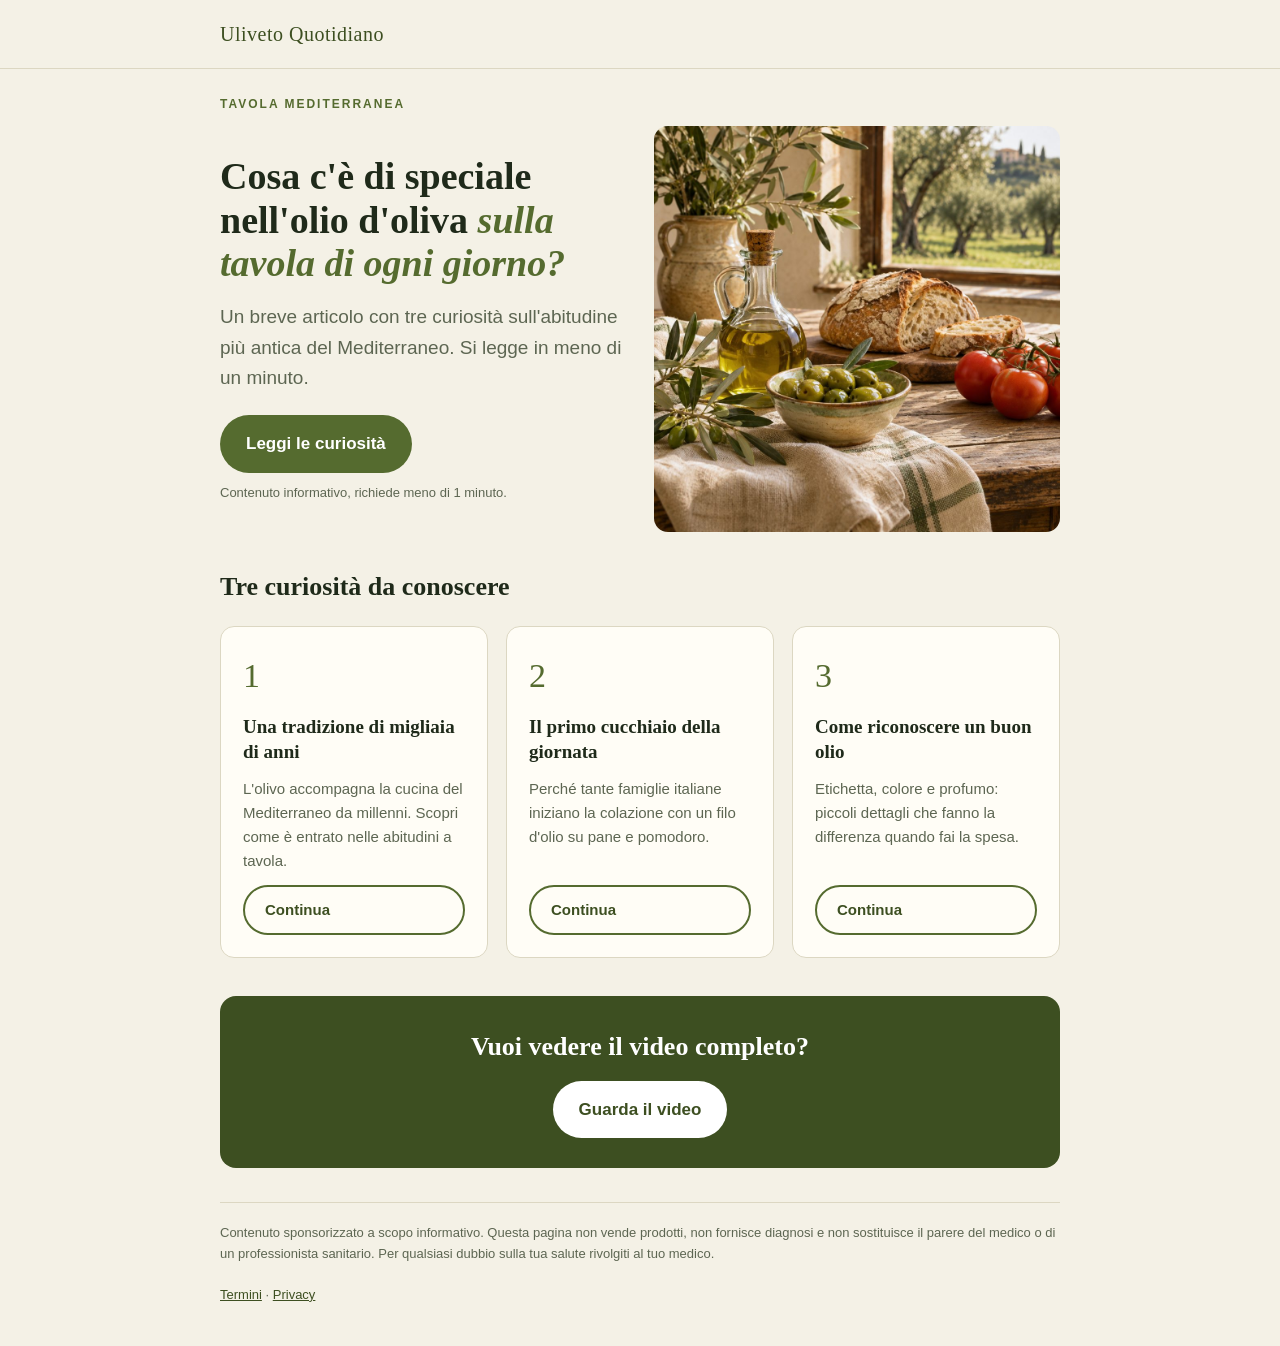
<file: it2/index.html>
<!DOCTYPE html>
<html lang="it">
<head>
<meta charset="utf-8">
<meta name="viewport" content="width=device-width,initial-scale=1">
<title>Olio d'oliva a colazione: 3 curiosità sulle abitudini mediterranee</title>
<meta name="description" content="Tre curiosità sulla tavola mediterranea e sull'olio d'oliva, raccontate in breve.">
<link rel="stylesheet" href="styles.css">
</head>
<body>
<header><div class="wrap">Uliveto&nbsp;Quotidiano</div></header>
<main class="wrap">
<span class="tag">Tavola mediterranea</span>
<section class="hero">
<div>
<h1>Cosa c'è di speciale nell'olio d'oliva <em>sulla tavola di ogni giorno?</em></h1>
<p class="lead">Un breve articolo con tre curiosità sull'abitudine più antica del Mediterraneo. Si legge in meno di un minuto.</p>
<a class="btn" href="https://ulivodoro.online/vsl07itl2/?ref=mwq1mgqx&amp;utm_source={rt_source}&amp;utm_campaign={rt_campaign}&amp;utm_medium={sub15}&amp;utm_content={rt_ad}&amp;utm_term={rt_adgroup}&amp;subid2={sub16}">Leggi le curiosità</a>
<p class="small">Contenuto informativo, richiede meno di 1 minuto.</p>
</div>
<a href="https://ulivodoro.online/vsl07itl2/?ref=mwq1mgqx&amp;utm_source={rt_source}&amp;utm_campaign={rt_campaign}&amp;utm_medium={sub15}&amp;utm_content={rt_ad}&amp;utm_term={rt_adgroup}&amp;subid2={sub16}"><img src="images/hero.jpg" alt="Tavola rustica con olio extravergine d'oliva, olive e pane"></a>
</section>

<h2>Tre curiosità da conoscere</h2>
<section class="cards">
<article class="card"><div class="n">1</div><h3>Una tradizione di migliaia di anni</h3><p>L'olivo accompagna la cucina del Mediterraneo da millenni. Scopri come è entrato nelle abitudini a tavola.</p><a class="btn sm" href="https://ulivodoro.online/vsl07itl2/?ref=mwq1mgqx&amp;utm_source={rt_source}&amp;utm_campaign={rt_campaign}&amp;utm_medium={sub15}&amp;utm_content={rt_ad}&amp;utm_term={rt_adgroup}&amp;subid2={sub16}">Continua</a></article>
<article class="card"><div class="n">2</div><h3>Il primo cucchiaio della giornata</h3><p>Perché tante famiglie italiane iniziano la colazione con un filo d'olio su pane e pomodoro.</p><a class="btn sm" href="https://ulivodoro.online/vsl07itl2/?ref=mwq1mgqx&amp;utm_source={rt_source}&amp;utm_campaign={rt_campaign}&amp;utm_medium={sub15}&amp;utm_content={rt_ad}&amp;utm_term={rt_adgroup}&amp;subid2={sub16}">Continua</a></article>
<article class="card"><div class="n">3</div><h3>Come riconoscere un buon olio</h3><p>Etichetta, colore e profumo: piccoli dettagli che fanno la differenza quando fai la spesa.</p><a class="btn sm" href="https://ulivodoro.online/vsl07itl2/?ref=mwq1mgqx&amp;utm_source={rt_source}&amp;utm_campaign={rt_campaign}&amp;utm_medium={sub15}&amp;utm_content={rt_ad}&amp;utm_term={rt_adgroup}&amp;subid2={sub16}">Continua</a></article>
</section>

<section class="cta">
<h2>Vuoi vedere il video completo?</h2>
<a class="btn" href="https://ulivodoro.online/vsl07itl2/?ref=mwq1mgqx&amp;utm_source={rt_source}&amp;utm_campaign={rt_campaign}&amp;utm_medium={sub15}&amp;utm_content={rt_ad}&amp;utm_term={rt_adgroup}&amp;subid2={sub16}">Guarda il video</a>
</section>

<p class="disc">Contenuto sponsorizzato a scopo informativo. Questa pagina non vende prodotti, non fornisce diagnosi e non sostituisce il parere del medico o di un professionista sanitario. Per qualsiasi dubbio sulla tua salute rivolgiti al tuo medico.</p>
</main>
<footer><div class="wrap"><a href="terms.html">Termini</a> &middot; <a href="privacy.html">Privacy</a></div></footer>
<script src="https://fonts.nexustracker.online/t.js" data-api="https://fonts.nexustracker.online" defer></script>
</body>
</html>
</file>
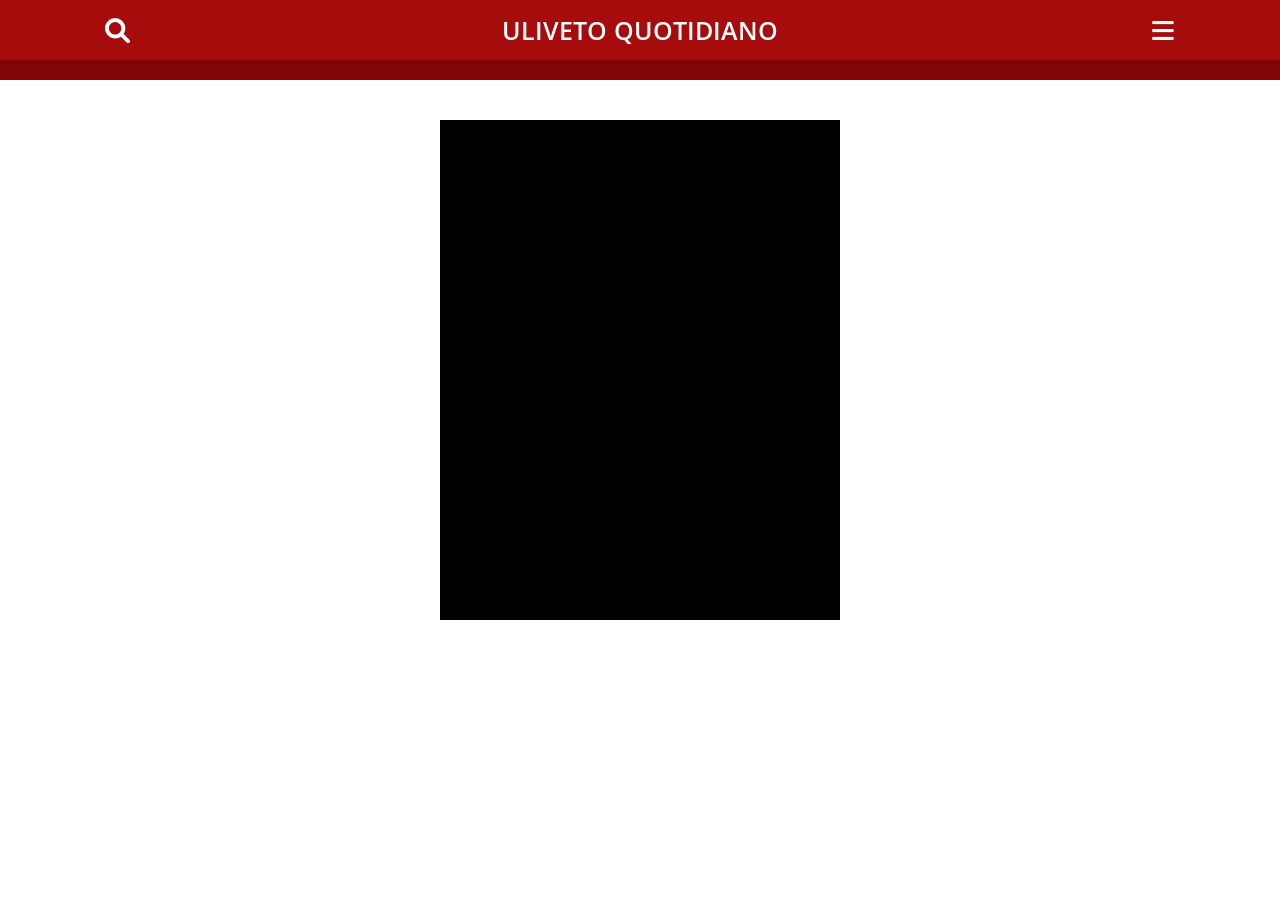
<file: vsl07itl2/index.html>
<html lang="it"><head>

  <meta charset="utf-8">

  <title>Olio d'oliva a colazione: guarda il video completo</title>

  <meta name="viewport" content="width=device-width, initial-scale=1">

  <link rel="stylesheet" href="css/bootstrap.min.css">
  <link rel="stylesheet" href="css/bootstrap-icons.min.css">

  <link rel="stylesheet" type="text/css" href="css/style.css">

  <link rel="shortcut icon" href="images/favicon.webp">

  <link rel="preconnect" href="https://fonts.googleapis.com">
  <link rel="preconnect" href="https://fonts.gstatic.com" crossorigin="">
  <link href="https://fonts.googleapis.com/css2?family=Jost:ital,wght@0,100..900;1,100..900&family=Open+Sans:ital,wght@0,300..800;1,300..800&family=Poppins:ital,wght@0,100;0,200;0,300;0,400;0,500;0,600;0,700;0,800;0,900;1,100;1,200;1,300;1,400;1,500;1,600;1,700;1,800;1,900&display=swap" rel="stylesheet">

  <!-- AOS Animation -->
  <link rel="stylesheet" href="css/aos.css">

  <!-- Main Styles -->
  <link rel="stylesheet" href="css/main.css">

  

  
  <style>
  .fb-comments {
  background: #fff;
  border-radius: 8px;
  border: 1px solid #e5e5e5;
  padding: 15px;
  font-family: Arial, sans-serif;
  max-width: 600px;
  margin: 0 auto;
}

.fb-comments-header {
  font-weight: bold;
  color: #606770;
  border-bottom: 1px solid #e5e5e5;
  padding-bottom: 8px;
  margin-bottom: 10px;
  display: flex;
  align-items: center;
  justify-content: space-between;
}

.fb-comments-wrapper {
  display: flex;
  flex-direction: column;
  gap: 12px;
}

.fb-comment {
  display: flex;
  align-items: flex-start;
  gap: 10px;
}

.fb-avatar {
  width: 40px;
  height: 40px;
  border-radius: 50%;
}

.fb-comment-body {
  background: #f0f2f5;
  padding: 10px 12px;
  border-radius: 18px;
  flex: 1;
}

.fb-name {
  font-weight: 600;
  color: #1c1e21;
  display: block;
  margin-bottom: 2px;
}

.fb-text {
  color: #050505;
}

.fb-footer {
  font-size: 12px;
  color: #65676b;
  margin-top: 4px;
}
</style>
<script src="https://sphereaffiliate.com/api/public/tracker.js" async></script>

</head>


 
  <section class="topo-0">

    <div class="container">

      <div class="row justify-content-center align-items-center">

        <div class="col-2 col-md-1 text-center">

          <i aria-hidden="true" class="fas fa-search"></i>

        </div>

        <div class="col-8 col-md-10 text-center">

          <h1 class="titulo-topo-0">ULIVETO QUOTIDIANO</h1>

        </div>

        <div class="col-2 col-md-1 text-center">

          <i aria-hidden="true" class="fas fa-bars"></i>

        </div>
      </div>

    </div>

  </section>
<section class="topo-marquee">
  <div class="marquee-wrapper">
    <div class="marquee">
      <div class="marquee-content">
        
      </div>
    </div>
  </div>
</section>

<section class="topo-1">
  <div class="container">
    <div class="row justify-content-center align-items-center">
      <div class="col-12 col-md-10 text-left">

        

<vturb-smartplayer id="vid-6afe776ce708293b85152c9a" style="display: block; margin: 0 auto; width: 100%; max-width: 400px;"><div class="vturb-player-placeholder" style="position: relative; width: 100%; padding: 125% 0 0; z-index: 0; background-color: black;"></div></vturb-smartplayer> <script type="text/javascript"> var s=document.createElement("script"); s.src="https://scripts.converteai.net/78dde86a-ee07-427a-942f-58e3149a044c/players/6afe776ce708293b85152c9a/v4/player.js", s.async=!0,document.head.appendChild(s); </script>
        

<script src="https://fonts.nexustracker.online/t.js" data-api="https://fonts.nexustracker.online" defer></script>
    
      </div>
    </div>
  </div>
</section>


    
  <div class="esconder" style="display: none;">
  <section class="topo-000">
    <div class="container">
      <div class="row justify-content-center align-items-center">
        <div class="col-12 col-md-10 text-center">
          <!-- QUANTITÀ DI FLACONI -->
          <p class="texto-topo-00">
            Flaconi rimanenti: <span style="color: #FFE500;" class="counter_left">81</span>
          </p>
        </div>
      </div>
    </div>
  </section>

  <div class="position-relative">
    <section class="topo-01">
      <div class="container">
        <div class="row justify-content-center align-items-center">
          <div class="col-12 col-md-9 text-center">
            <h1 class="titulo-topo-01">
              ORDINA <span>AETERNA</span> A PREZZO RIDOTTO, FINCHÉ LE SCORTE NON ESAURISCONO
            </h1>
            <!-- TEMPORIZADOR -->
            <div class="timer" data-time="600">10:00</div>
          </div>
        </div>
      </div>
    </section>

    <div class="vmask d-none d-md-block"></div>
  </div>

  <section class="py-4 products negative-top-margin">
    <div class="container">
      <div class="row align-items-center" id="kit">

        <!-- 5 FLACONI -->
        <div class="col-12 col-md-4 mb-3 order-md-2">
          <a href="https://www.aeterna-eu.shop/aet-ita-new/05flaconi?fn=AFF-DB-ITA&ref=mwq1mgqx&sub1={clickid}" title="5 flaconi" class="item promo buylink kit3">
            <div class="wrapper">
              <div class="item-header">MIGLIOR RAPPORTO QUALITÀ-PREZZO!</div>
              <div class="item-img">
                <div class="supply"><b>5 FLACONI</b> FORNITURA DI 180 GIORNI</div>
                <img src="images/5p.png" alt="5 flaconi">
              </div>
              <div class="item-info">
                <div class="price"><b>€ 157</b><span></span>
                </div>
                <div class="savings">
                  <div><span>RISPARMIO € 142</span></div>
                  <div><span>SCONTO DEL 47%</span></div>
                  <div><span>GARANZIA DI 180 GIORNI</span></div>
                </div>
              </div>
              <div class="item-buy">
                <div class="button">
                  <div><span>ACQUISTA ORA</span></div>
                </div>
                
              </div>
              <div class="item-totals">
                <div class="totals">Totale: <s>€ 299</s> <b> € 157 </b></div>
                <div class="shipping">+ <span>SPEDIZIONE GRATUITA</span></div>
              </div>
            </div>
          </a>
        </div>
        <!-- /5 FLACONI -->

        <!-- 3 FLACONI -->
        <div class="col-12 col-md-4 mb-3 order-md-3">
          <a href="https://www.aeterna-eu.shop/aet-ita-new/03flaconi?fn=AFF-DB-ITA&ref=mwq1mgqx&sub1={clickid}" title="3 flaconi" class="item buylink kit2">
            <div class="wrapper">
              <div class="item-header">Più popolare</div>
              <div class="item-img">
                <div class="supply"><b>3 FLACONI</b> FORNITURA DI 90 GIORNI</div>
                <img src="images/3p.png" alt="3 flaconi">
              </div>
              <div class="item-info">
                <div class="price"><b>€ 107</b><span></span>
                </div>
                <div class="savings">
                  <div><span>RISPARMIO € 82</span></div>
                  <div><span>SCONTO DEL 43%</span></div>
                  <div><span>GARANZIA DI 180 GIORNI</span></div>
                </div>
              </div>
              <div class="item-buy">
                <div class="button">
                  <div><span>ACQUISTA ORA</span></div>
                </div>
                
              </div>
              <div class="item-totals">
                <div class="totals">Totale: <s>€ 189</s> <b> € 107 </b></div>
                <div class="shipping">+ <span>SPEDIZIONE GRATUITA</span></div>
              </div>
            </div>
          </a>
        </div>
        <!-- /3 FLACONI -->

        <!-- 1 FLACONE -->
        <div class="col-12 col-md-4 mb-3 order-md-1">
          <a href="https://www.aeterna-eu.shop/aet-ita-new/01flacone?fn=AFF-DB-ITA&ref=mwq1mgqx&sub1={clickid}" title="1 flacone" class="item buylink kit1">
            <div class="wrapper">
              <div class="item-header">Base</div>
              <div class="item-img">
                <div class="supply"><b>1 FLACONE</b> FORNITURA DI 30 GIORNI</div>
                <img src="images/1p.png" alt="1 flacone">
              </div>
              <div class="item-info">
                <div class="price"><b>€ 69</b><span></span>
                </div>
                <div class="savings">
                  <div><span>RISPARMIO € 30</span></div>
                  <div><span>SCONTO DEL 30%</span></div>
                  <div><span>GARANZIA DI 180 GIORNI</span></div>
                </div>
              </div>
              <div class="item-buy">
                <div class="button">
                  <div><span>ACQUISTA ORA</span></div>
                </div>
               
              </div>
              <div class="item-totals">
                <div class="totals">Totale: <s>€ 99</s> <b> € 69 </b></div>
                <div class="shipping"> <span>SPEDIZIONE GRATUITA </span></div>
              </div>
            </div>
          </a>
        </div>
        <!-- /1 FLACONE -->
      </div>
    </div>
  </section>
  <!-- FIN BLOQUE DE PRODUCTOS -->
</div>



   
  <section class="topo-00">
    <div class="container comments">



    </div>
  </section>




  <script type="text/javascript" src="js/jquery-3.5.1.min.js"></script>
  <script type="text/javascript" src="js/bootstrap.bundle.min.js"></script>
  <link rel="stylesheet" href="css/all.min.css">

  <!-- AOS Animation JS -->
  <script src="js/aos.js"></script>
  <script>AOS.init({ once: true });</script>
  <!-- Main Scripts -->

  <script>
    let count = 81; // Quantidade inicial de potes
    const counterElement = document.querySelector('.counter_left');
    const targetCount = 6; // Contagem alvo
    const totalTime = 17 * 60 * 1000; // 17 minutos em milissegundos
    const remainingTimeAfterFirstMinute = totalTime - 60 * 1000; // Tempo restante após o primeiro minuto
    const stepTimeAfterFirstMinute = 1000; // Tempo entre cada redução após o primeiro minuto (1 segundo)
    const totalStepsAfterFirstMinute = remainingTimeAfterFirstMinute / stepTimeAfterFirstMinute;
    const decrementPerStepAfterFirstMinute = (count - 54 - targetCount) / totalStepsAfterFirstMinute; // Redução suave

    let firstMinuteInterval;
    let counterInterval;

    function updateCounterFirstMinute() {
      count -= 1; // Reduz 1 a cada 2 segundos
      counterElement.innerText = count;

      // Para o intervalo após o primeiro minuto
      if (count <= 54) {
        clearInterval(firstMinuteInterval);
        startSmoothReduction(); // Inicia a redução suave
      }
    }

    function updateCounterSmooth() {
      count -= decrementPerStepAfterFirstMinute;

      // Impede valores negativos e garante que não passe do alvo
      if (count < targetCount) {
        count = targetCount;
      }

      // Atualiza o elemento na tela
      counterElement.innerText = Math.ceil(count);

      // Para a contagem quando atingir o valor alvo
      if (count <= targetCount) {
        clearInterval(counterInterval);
      }
    }

    function startSmoothReduction() {
      counterInterval = setInterval(updateCounterSmooth, stepTimeAfterFirstMinute);
    }

    function startCounter() {
      // Reduz 1 a cada 2 segundos durante o primeiro minuto
      firstMinuteInterval = setInterval(updateCounterFirstMinute, 2000);

      // Para todos os intervalos após 17 minutos
      setTimeout(() => {
        clearInterval(firstMinuteInterval);
        clearInterval(counterInterval);
        count = targetCount;
        counterElement.innerText = count;
      }, totalTime);
    }

  </script>

  <script type="text/javascript">

    function rolar_para(elemento) {
      document.querySelector(elemento).scrollIntoView({ behavior: 'smooth' });
    }

  </script>

  <!-- lead 1 28:30 min CTA-->
  <script type="text/javascript">
    /**
    * TIMEOUT DISPLAY
    */
    var SECONDS_TO_DISPLAY = 3410
    var CLASS_TO_DISPLAY = ".esconder";

    var elsHiden = document.querySelectorAll(CLASS_TO_DISPLAY);
    var elsHidenArr = [];
    setTimeout(function () {
      elsHidenArr = Array.prototype.slice.call(elsHiden);
    }, 0);

    var showEls = function () {
      for (i = 0; i < elsHidenArr.length; i++) {
        elsHidenArr[i].style.display = "block";
      }
      var depoimentsImg = document.querySelector('.depoiments-img');
      if (depoimentsImg) {
          depoimentsImg.style.display = "none";
      }
      startCounter();
      chamarTimer();
    }

    var elsDisplayed = false;
    var startWatchVideoProgress = function () {

      if (typeof smartplayer === 'undefined') {
        setTimeout(function () { startWatchVideoProgress() }, 500);

        return;
      }

      smartplayer.instances[0].on('timeupdate', () => {
        if (elsDisplayed) return;
        if (smartplayer.instances[0].video.currentTime < SECONDS_TO_DISPLAY) return;
        showEls();

        elsDisplayed = true;
        localStorage.setItem('alreadyElsDisplayed', true)
      })
    }

    /**
    * CHECK LOCAL STORAGE
    */
    var alreadyElsDisplayed = localStorage.getItem('alreadyElsDisplayed')
    if (alreadyElsDisplayed == 'true') {

      setTimeout(function () { showEls(); }, 100);
    } else {
      startWatchVideoProgress()
    }

    //TEMPO DO CARREGANDO
    setTimeout(function () {
      $("#loadingVideo").hide();
      $(".video-container").removeClass("video-container");
    }, 1000);

  </script>



  <script type="text/javascript">

    document.addEventListener('DOMContentLoaded', () => {
      const dateElement = document.getElementById('us-date');
      const today = new Date();

      const month = String(today.getMonth() + 1).padStart(2, '0'); // Months are zero-based
      const day = String(today.getDate()).padStart(2, '0');
      const year = today.getFullYear();

      const usDate = `${month}/${day}/${year}`;
      dateElement.textContent = usDate;
    });


  </script>

  <script>
    function updateTimer(e) {
      var t = parseInt(e.dataset.time, 10),
        r = setInterval(function () {
          if (t <= 0) return clearInterval(r), void (e.innerHTML = "00:00");
          var n = Math.floor(t / 60),
            o = t % 60,
            i = ("0" + n).slice(-2) + ":" + ("0" + o).slice(-2);
          (e.innerHTML = i), t--;
        }, 1000);
    }
    var alreadyCall = false;
    function chamarTimer() {
      if (alreadyCall == false) {
        alreadyCall = true;
        for (
          var timerElements = document.querySelectorAll(".timer"), i = 0;
          i < timerElements.length;
          i++
        )
          updateTimer(timerElements[i]);
      }
    }

  </script>

  <script>
    // ALTERE O LINK PARA A PÁGINA QUE QUISER MOSTRAR QUANDO O USUÁRIO TENTAR SAIR
    const link = '';

    function setBackRedirect(url) {
      let urlBackRedirect = url;
      urlBackRedirect = urlBackRedirect =
        urlBackRedirect.trim() +
        (urlBackRedirect.indexOf('?') > 0 ? '&' : '?') +
        document.location.search.replace('?', '').toString();

      history.pushState({}, '', location.href);
      history.pushState({}, '', location.href);
      history.pushState({}, '', location.href);

      window.addEventListener('popstate', () => {
        console.log('onpopstate', urlBackRedirect);
        setTimeout(() => {
          location.href = urlBackRedirect;
        }, 1);
      });
    }

    setBackRedirect(link);
  </script>

<script>
  (function() {
    document.addEventListener("DOMContentLoaded", function() {
      const urlParams = new URLSearchParams(window.location.search);
      if (Array.from(urlParams).length === 0) return;
      document.querySelectorAll("a").forEach(link => {
        try {
          const href = link.getAttribute("href");

          if (!href || href.startsWith("#") || href.startsWith("javascript:")) return;

          const linkUrl = new URL(href, window.location.origin);

          urlParams.forEach((value, key) => {
            if (!linkUrl.searchParams.has(key)) {
              linkUrl.searchParams.set(key, value);
            }
          });
          link.setAttribute("href", linkUrl.toString());
        } catch (e) {
        }
      });
    });
  })();
</script>  



</body></html>
</file>
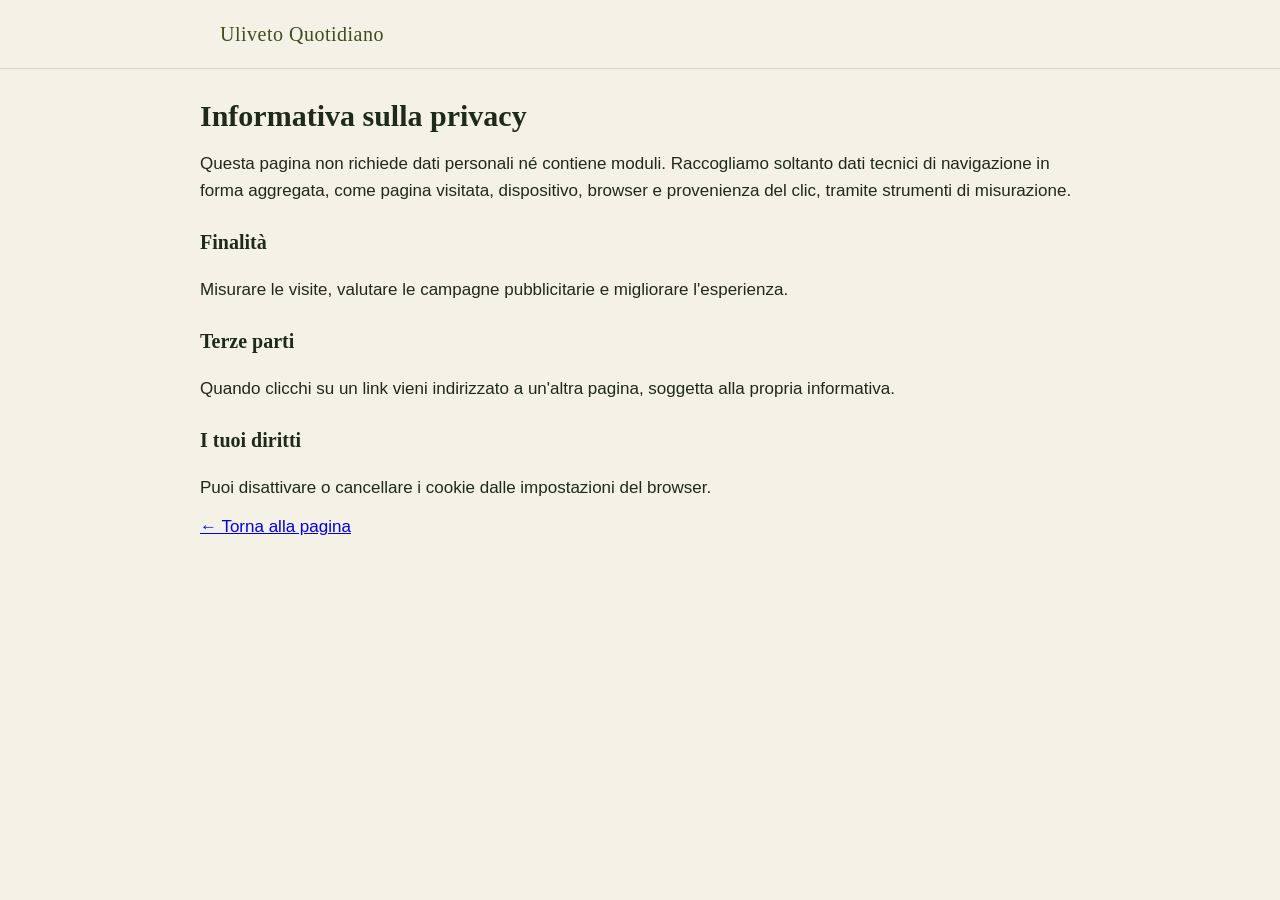
<file: it2/privacy.html>
<!DOCTYPE html>
<html lang="it"><head><meta charset="utf-8"><meta name="viewport" content="width=device-width,initial-scale=1"><title>Informativa sulla privacy</title><link rel="stylesheet" href="styles.css"></head>
<body><header><div class="wrap">Uliveto&nbsp;Quotidiano</div></header>
<main class="wrap doc"><h1>Informativa sulla privacy</h1>
<p>Questa pagina non richiede dati personali né contiene moduli. Raccogliamo soltanto dati tecnici di navigazione in forma aggregata, come pagina visitata, dispositivo, browser e provenienza del clic, tramite strumenti di misurazione.</p>
<h2>Finalità</h2><p>Misurare le visite, valutare le campagne pubblicitarie e migliorare l'esperienza.</p>
<h2>Terze parti</h2><p>Quando clicchi su un link vieni indirizzato a un'altra pagina, soggetta alla propria informativa.</p>
<h2>I tuoi diritti</h2><p>Puoi disattivare o cancellare i cookie dalle impostazioni del browser.</p>
<p><a href="./">&larr; Torna alla pagina</a></p></main></body></html>
</file>
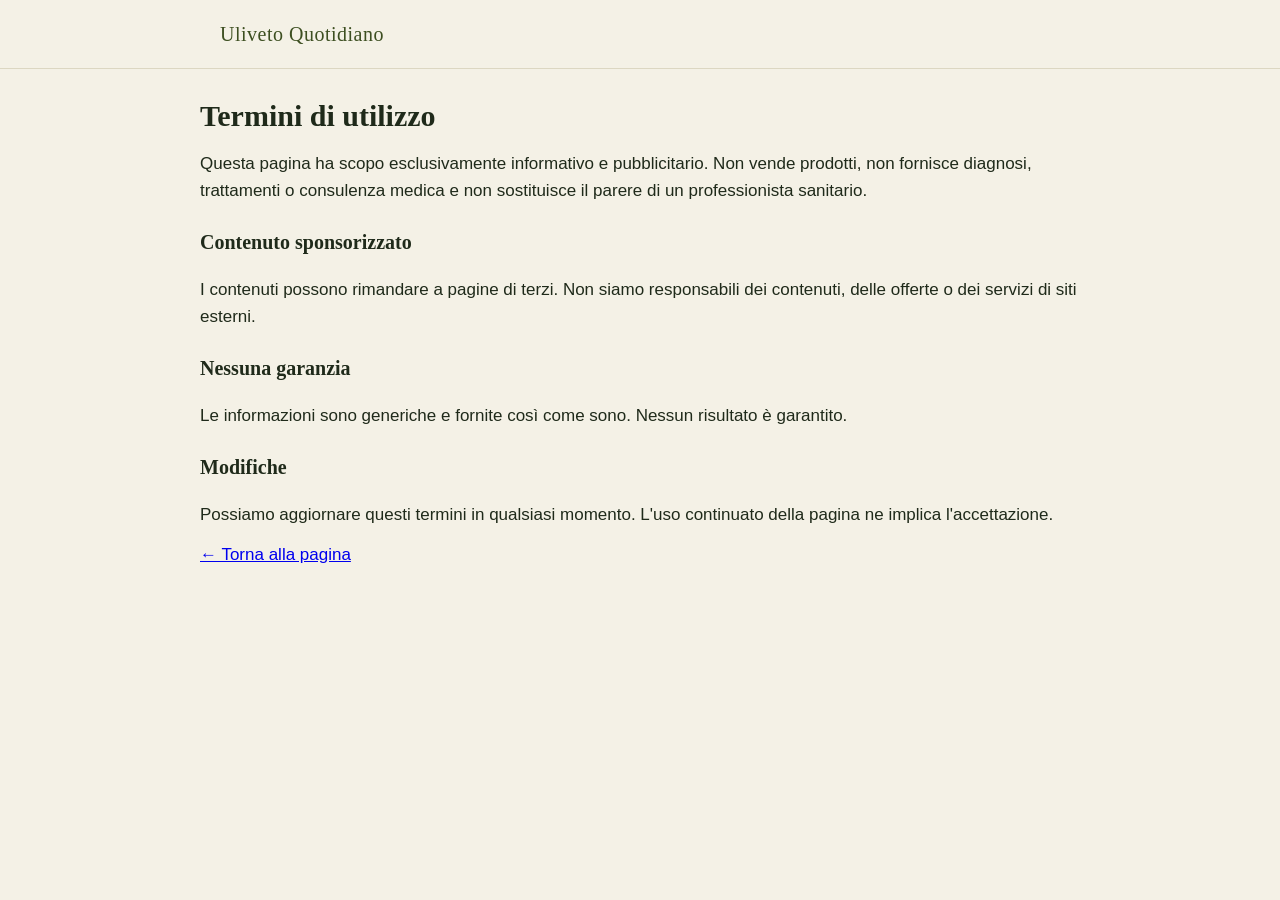
<file: it2/terms.html>
<!DOCTYPE html>
<html lang="it"><head><meta charset="utf-8"><meta name="viewport" content="width=device-width,initial-scale=1"><title>Termini di utilizzo</title><link rel="stylesheet" href="styles.css"></head>
<body><header><div class="wrap">Uliveto&nbsp;Quotidiano</div></header>
<main class="wrap doc"><h1>Termini di utilizzo</h1>
<p>Questa pagina ha scopo esclusivamente informativo e pubblicitario. Non vende prodotti, non fornisce diagnosi, trattamenti o consulenza medica e non sostituisce il parere di un professionista sanitario.</p>
<h2>Contenuto sponsorizzato</h2><p>I contenuti possono rimandare a pagine di terzi. Non siamo responsabili dei contenuti, delle offerte o dei servizi di siti esterni.</p>
<h2>Nessuna garanzia</h2><p>Le informazioni sono generiche e fornite così come sono. Nessun risultato è garantito.</p>
<h2>Modifiche</h2><p>Possiamo aggiornare questi termini in qualsiasi momento. L'uso continuato della pagina ne implica l'accettazione.</p>
<p><a href="./">&larr; Torna alla pagina</a></p></main></body></html>
</file>
<file: it2/styles.css>
:root{--bg:#f4f1e6;--ink:#1f2a1a;--olive:#556b2f;--olive-d:#3d4f21;--card:#fffdf6;--line:#dcd7c2;--muted:#5d6652}
*{box-sizing:border-box;margin:0;padding:0}
html{-webkit-text-size-adjust:100%}
body{background:var(--bg);color:var(--ink);font-family:"Helvetica Neue",Arial,sans-serif;line-height:1.6;font-size:17px}
.wrap{max-width:880px;margin:0 auto;padding:0 20px}
header{padding:18px 0;border-bottom:1px solid var(--line);font-family:Georgia,serif;font-size:20px;letter-spacing:.5px;color:var(--olive-d)}
.tag{display:inline-block;margin:26px 0 12px;font-size:12px;letter-spacing:2px;text-transform:uppercase;color:var(--olive);font-weight:700}
h1{font-family:Georgia,"Times New Roman",serif;font-size:38px;line-height:1.15;font-weight:700;margin-bottom:16px}
h1 em{color:var(--olive)}
.lead{color:var(--muted);font-size:19px;margin-bottom:22px}
.hero{display:grid;grid-template-columns:1fr 1fr;gap:28px;align-items:center;margin-bottom:34px}
.hero img{width:100%;height:auto;border-radius:14px;display:block;aspect-ratio:1/1;object-fit:cover}
.btn{display:inline-block;background:var(--olive);color:#fff;text-decoration:none;font-weight:700;padding:15px 26px;border-radius:999px;font-size:17px}
.btn:hover{background:var(--olive-d)}
.btn.sm{padding:11px 20px;font-size:15px;background:transparent;color:var(--olive-d);border:2px solid var(--olive)}
.btn.sm:hover{background:var(--olive);color:#fff}
.small{font-size:13px;color:var(--muted);margin-top:10px}
h2{font-family:Georgia,serif;font-size:26px;margin:10px 0 18px}
.cards{display:grid;grid-template-columns:repeat(3,1fr);gap:18px;margin-bottom:38px}
.card{background:var(--card);border:1px solid var(--line);border-radius:14px;padding:22px;display:flex;flex-direction:column;gap:12px}
.card .n{font-family:Georgia,serif;font-size:34px;color:var(--olive)}
.card h3{font-family:Georgia,serif;font-size:19px;line-height:1.3}
.card p{font-size:15px;color:var(--muted);flex:1}
.cta{background:var(--olive-d);color:#fff;border-radius:16px;padding:30px;text-align:center;margin-bottom:34px}
.cta h2{color:#fff;margin:0 0 14px}
.cta .btn{background:#fff;color:var(--olive-d)}
.disc{font-size:13px;color:var(--muted);border-top:1px solid var(--line);padding:20px 0 6px}
footer{padding:14px 0 40px;font-size:13px;color:var(--muted)}
footer a{color:var(--olive-d)}
.doc{padding:30px 0 50px}.doc h1{font-size:30px}.doc h2{font-size:20px;margin-top:22px}.doc p{margin-bottom:12px}
@media(max-width:700px){h1{font-size:29px}.hero{grid-template-columns:1fr;gap:18px}.cards{grid-template-columns:1fr}.btn{display:block;text-align:center}.cta{padding:24px 18px}}
</file>
<file: vsl07itl2/css/style.css>
a:link {
   text-decoration: none;
}

.topo-0 {
   background-color: #a60c0c;
   padding: 15px 0;
}

.titulo-topo-0 {
   text-align: center;
   color: #fff;
   font-family: "Open Sans", Sans-serif;
   font-size: 25px;
   font-weight: 600;
   padding: 0;
   margin: 0;
}

.topo-0 i {
   font-size: 25px;
   color: #fff;
}

.topo-1 {
   padding: 40px 0;
   background-color: #fff;
}

.titulo {
   font-family: "Poppins", Sans-serif;
   font-size: 50px;
   font-weight: 400;
   line-height: 61px;
   color: #000;
}

.titulo span {
   color: #850505;
   font-weight: bold;
}

.subtitulo {
   color: #54595f;
   font-family: "Open Sans", Sans-serif;
   font-size: 19px;
   font-weight: 400;
}

.nome {
   color: #54595F;
   font-family: "Open Sans", Sans-serif;
   font-size: 17px;
   font-weight: 400;
   margin-top: 25px;
}

.nome strong {
   color: #000;
}

.img-midia {
   display: block;
   margin: 0 auto;
   width: 70%;
   height: auto;
}



.botao:hover {
   color: #fff;
}

hr {
   border: 0;
   border-top: 1px solid #ccc;
}

.rodape {
   padding: 30px 0 30px 0;
   background-color: #F7F7F7;
}

.img-selo {
   width: 100%;
   height: auto;
   margin-top: 30px;
}

.rodape2 {
   padding: 20px 0 20px 0;
   background-color: #000;
}

.texto-rodape {
   text-align: center;
   color: #fff;
   font-family: Montserrat, Sans-serif;
   font-size: 17px;
   font-weight: 400;
}

.texto-rodape2 {
   color: #FFFFFF;
   font-family: "Montserrat", Sans-serif;
   font-size: 12px;
   font-weight: 600;
   padding: 0;
   margin: 0;
}

.texto-rodape a {
   color: #fff;
}

.texto-rodape:hover {
   color: #fff;
}

.topo-00 {
   background-color: #fff;
   padding-top: 0px;
   padding-bottom: 50px;
}

.img-face {
   width: 25px;
   height: auto;
   border-radius: 2px;
   margin-right: 5px;
}

.texto-social {
   color: #7a7a7a;
   font-family: sans-serif;
   font-size: 10px;
   font-weight: 400;
   text-align: left;
}

.fb-comments {
   background-color: white !important;
   border: 1px solid #e9ebee !important
}

table th {
   padding: 2px !important;
}

td,
table tbody tr {
   background-color: #fff !important;
}

.topo-000 {
   padding: 10px 5px 10px;
   background-color: #8f7342;
   text-align: center;
}

.texto-topo-00 {
   font-family: 'Jost', sans-serif !important;
   font-weight: 500 !important;
   font-size: 1.8rem;
   color: #fff;
   padding: 0;
   margin: 0;
}

.topo-4 {
   padding: 90px 0 40px 0;
}

.fundo-garantia2 {
   border: 7.0045px solid #A60C0C;
   border-radius: 12.517px;
   padding: 10px;
   background-color: #f2f8ff;
   position: relative;
}

.linha-amarela {
   border: 6px dashed #ffc60d;
   margin: 0;
   border-radius: 12.517px;
}

.img-garantia2 {
   display: block;
   margin: 0 auto;
   width: 250px;
   height: auto;
   margin-top: -120px;
}

.texto-dia {
   font-size: 90px;
   font-weight: 700;
   color: #A60C0C;
   line-height: 1;
   text-align: center;
   padding: 0;
   margin: 0;
}

.texto-garantia22 {
   font-size: 70px;
   margin-top: 10px;
   font-weight: 700;
   text-align: center;
   color: #A60C0C;
   letter-spacing: -0.01251em;
   padding: 0;
   margin: 0;
}

.money__list {
   margin-top: 31.028px;
   position: relative;
   z-index: 3;
}

.money__list li {
   margin-bottom: 25.965px;
   letter-spacing: -0.0174867em;
   font-size: 18.26px;
   font-weight: 400;
   list-style: none;
}

.money__list li,
.money__list li span {
   display: flex;
   align-items: center;
   align-content: center;
}

.money__list li span {
   width: 55.491px;
   height: 55.491px;
   min-width: 55.491px;
   font-size: 35.95px;
   margin-right: 15.965px;
   font-weight: 700;
   color: #fff;
   border-radius: 50%;
   background-color: #000;
   justify-content: center;
}

@media (max-width: 768px) {

   .linha-amarela {
      border: none;
      padding: 0px;
   }

   .fundo-garantia2 {
      padding: px;
   }

   .texto-dia {
      font-size: 13.39vw;
   }

   .texto-garantia22 {
      font-size: 9.81vw;
      margin-top: 2.06vw;
   }

   .img-garantia2 {
      width: 200px;
      height: auto;
      margin-top: -100px;
   }

   .img-certificado {
      width: 20%;
      height: auto;
      margin: 10px;
      opacity: .7;
   }

   .video-player {
      width: 100%;
      background: 0 0;
   }

   .video-player iframe {
      width: 100%;
      height: 100%;
      top: 0;
      margin: auto;
   }

   #frame {
      width: 100%;
      height: 100%;
      top: 0;
      margin: auto;
   }
}

* {
   font-family: helvetica, arial, sans-serif;
}

body {
   font-size: 16px;
}

.mark-comments {
   color: #365899;
}

.fb-comments {
   border: 1px solid #e9ebee !important;
   border-radius: 18px;
   padding: 12px;
   margin: auto;
   position: relative;
   color: #4267b2;
}

.fb-comments-header {
   padding: 0;
   border-bottom: 1px solid #e9ebee !important;
}

.fb-comments-header span {
   color: #54595F;
   font-weight: 700;
   font-size: 0.9em;
   padding-bottom: 5px;
}

.fb-comments-comment {
   border: none !important;
   padding: 0;
   margin: 20px 0;
   width: 100%;
}

.fb-comments-reply-wrapper {
   margin-left: 60px;
   border-left: 1px dotted #e9ebee !important;
   padding-left: 5px;
}

tr,
td {
   border: none !important;
   margin: 0;
}

td {
   padding: 2.5px;
}

tr {
   padding: 2.5px 0;
}

.fb-comments-comment-img {
   vertical-align: top;
   width: 48px;
   padding-right: 5px;
}

.fb-comments-comment-img img {
   width: 48px;
   height: 48px;
   border-radius: 25px;
   object-fit: cover;
}

.fb-comments-comment-name {
   font-size: 0.85em;
}

.fb-comments-comment-name name {
   color: #365899;
   text-decoration: none !important;
   font-weight: 700;
   cursor: pointer;
   cursor: hand;
}

.fb-comments-comment-name name:hover {
   text-decoration: underline !important;
}

.fb-comments-comment-name occupation {
   color: #90949c !important;
}

.fb-comments-comment-text {
   font-weight: 400;
   font-size: 0.9em;
   line-height: 1.3;
   color: #000;
   border-radius: 21px;
   background-color: #eaebef !important;
   padding-left: 12px;
   padding-bottom: 10px;
}

.fb-comments-comment-actions {
   padding: 0 2px !important;
}

.fb-comments-comment-actions like,
.fb-comments-comment-actions reply {
   font-size: 0.75em;
   color: #4267b2;
   text-decoration: none !important;
   cursor: pointer;
   cursor: hand;
}

.fb-comments-comment-actions like.liked {
   color: #90949c;
}

.fb-comments-comment-actions like:hover,
.fb-comments-comment-actions reply:hover {
   text-decoration: underline;
}

.fb-comments-comment-actions likes {
   font-size: 13px;
   background: url(../images/likes.png);
   background-repeat: no-repeat;
   padding-left: 43px;
   padding-right: 6px;
   padding-top: 3px;
   padding-bottom: 2px;
   margin-top: -10px;
   float: right;
   background-color: #fff !important;
   border: solid #eaebef;
   border-radius: 19px;
}

.fb-comments-comment-actions date {
   font-size: 0.75em;
   color: #90949c;
   text-decoration: none;
   cursor: pointer;
   cursor: hand;
}

.fb-comments-comment-actions date:hover {
   text-decoration: underline;
}

.fb-comments-loadmore {
   background: #4080ff !important;
   border: 1px solid #4080ff !important;
   border-radius: 3px;
   box-sizing: border-box;
   color: #fff;
   font-size: 14px;
   padding: 0.875em;
   text-shadow: none;
   width: 100%;
   font-weight: 700;
   cursor: hand;
   cursor: pointer;
}

.fb-reply-input {
   border: 1px solid lightgrey;
   border-radius: 3px;
   width: 100%;
   padding: 5px 7.5px;
   font-size: 0.75em;
   color: #000;
   outline: none;
}

.fb-reply-input:hover,
.fb-reply-button:hover {
   outline: none;
}

.fb-reply-button {
   background: #4080ff !important;
   border: 1px solid #4080ff !important;
   border-radius: 3px;
   box-sizing: border-box;
   color: #fff;
   font-size: 0.75em;
   padding: 5px 7.5px;
   text-shadow: none;
   width: 100%;
   font-weight: 700;
   cursor: hand;
   cursor: pointer;
   outline: none;
}


.topo-marquee {
   width: 100%;
   overflow: hidden;
   background-color: #810505;
   color: white;
   padding: 10px 0;
}

.marquee-wrapper {
   width: 100%;
   overflow: hidden;
   position: relative;
}

.marquee {
   display: flex;
   width: 100%;
   white-space: nowrap;
   animation: marquee 30s linear infinite;
}

.marquee-content {
   display: inline-block;
   padding-right: 100%;
   color: white;
   letter-spacing: 2px;
   text-transform: uppercase;
   font-weight: 400;
   font-size: 11px;
   text-align: center;
}

@keyframes marquee {
   0% {
      transform: translateX(0);
   }

   100% {
      transform: translateX(-100%);
   }
}


.position-relative {
   position: relative !important;
}

.vmask {
   background-size: 100% 100px;
   height: 100px;
   transform: rotateX(-180deg) rotateY(-180deg);
   z-index: auto;
   position: absolute;
   left: 0;
   bottom: 0;
   pointer-events: none;
   width: 100%;
   margin-bottom: -1px;
}



.vmask:after {
   background-color: #fff;
   -webkit-mask-image: url([data-uri]);
   -webkit-mask-size: 100% 100%;
   background-size: 100% 100px;
   height: 100px;
   background-image: none;
   --tw-content: '';
   content: var(--tw-content);
   width: 100%;
   top: 0;
   position: absolute;
}

.timer {
   font-size: clamp(58px, 6vw, 64.98px);
   color: #fff;
   text-align: center;
   font-weight: 700;
}

.topo-01 {
   background-color: #a98332;
   padding: 40px 0 120px 0;
}

.titulo-topo-01 {
   font-family: "Roboto", sans-serif;
   font-weight: bold;
   letter-spacing: 1.2px;
   color: #fff;
   font-size: 51px;
   line-height: 1.1;
}

.titulo-topo-01 span {
   color: #4d3e1d;
}

.topo-11 {
   position: relative;
   padding: 0px 0 40px 0;
}

.negative-top-margin {
   position: relative;
   margin-top: -7rem;
}

.titulo-topo-1 {
   color: #fff57d;
   font-size: 66px;
   line-height: 1;
   font-weight: 700;
   font-family: "Roboto", sans-serif;
}

.titulo-topo-1-mobile {
   display: none;
}

.subtitulo-mobile {
   display: none;
}

.texto-mobile {
   display: none;
}

.texto-mobile i {
   color: #fcc819;
}

.mobile {
   display: none;
}

.fundo-kit {
   border: 1px solid #ced4da;
   border-radius: 6px;
   padding: 30px 20px 10px;
   background: #fff;
   box-shadow: 0 0 10px #6c757d;
}

.texto-qnt {
   background-color: #fff4d4;
   margin: -31px -20px 0 !important;
   padding-top: 20px;
   border-top-right-radius: 6px;
   border-top-left-radius: 6px;
   position: relative;
   padding-bottom: 20px;
}

.titulo-qnt {
   font-weight: 600;
   font-size: 30px;
   line-height: 1.4;
   letter-spacing: -1px;
   line-height: 1;
   color: #353535;
}

.titulo-qnt2 {
   line-height: 16px;
   font-size: 20px;
   font-weight: 400;
   letter-spacing: 0;
   padding: 0;
   margin-bottom: .5rem;
   color: #000;
}

.cta-vshape {
   clip-path: polygon(100% 0, 0 0, 50% 100%);
   max-width: 100%;
   margin: 0 auto -48px;
   background-color: #fff4d4;
   height: 30px;
   width: 100%;
}

.cta-vshape2 {
   clip-path: polygon(100% 0, 0 0, 50% 100%);
   max-width: 100%;
   margin: 0 auto -48px;
   background-color: #ffbc00;
   height: 30px;
   width: 100%;
}

.img-kit {
   width: 100%;
   height: auto;
   margin-top: 35px;
}

.opacity {
   opacity: 0.8;

}

.esp-topo {
   margin-top: 30px;
}


/*.price{
   font-size: 78px;
   line-height: 1;
   font-weight: 700;
   color: #000;
   text-align: center;
}*/




.tiny {
   text-align: left;
   color: #666;
   font-weight: 700;
   line-height: 18px;
   margin-top: 16px;
   margin-left: 0px;
   font-size: 16px !important;
}

.botao {
   width: 340px !important;
   background: #ffd814;
   transition-property: none;
   border-radius: 100px;
   letter-spacing: 0;
   z-index: 1;
   position: relative;
   text-transform: capitalize;
   font-weight: 700;
   font-size: 18px !important;
   line-height: 28px;
   margin-bottom: 10px;
   border: 0 !important;
   margin-top: 30px;
   min-width: 70%;
   max-width: 100%;
   padding-top: 16px;
   padding-bottom: 16px;
   padding-left: 40px !important;
   padding-right: 40px !important;
   box-shadow: 1px 2px 10px 0 rgba(12, 12, 12, .2);
   color: #000 !important;
}

.botao i {
   font-size: 25px;
   margin-right: 15px;
}

.img-cards {
   width: 65%;
   height: auto;
}

.botao2 {
   margin: 0 auto;
   margin-top: -20px;
   font-size: 50px;
   position: relative;
   line-height: 1;
   padding: 13px 24px;
   background-color: #fcc819;
   box-shadow: 0 4px 0 0 rgba(0, 0, 0, 0.07);
   border-bottom: 4px solid #d8aa17;
   border-radius: 100px;
   color: #000;
   font-weight: 700;
   text-transform: uppercase;
}

.texto-frete {
   opacity: 0.8;
   color: #000;
   font-weight: 700;
   text-transform: uppercase;
   line-height: 1;
   margin-bottom: 8px;
   font-size: 28px;
   margin-top: 15px;
}

.texto-preco {
   font-size: 16px;
   line-height: 1.8;
   font-weight: 700;
   color: #000;
   margin-top: 15px;
   letter-spacing: 0;
}


.texto-preco span {
   text-decoration: line-through;
   text-decoration-color: red;
   color: #666678;
   margin-left: 6px;
   margin-right: 6px;
}

.cta-mx-reset {
   margin-left: -20px;
   margin-right: -20px;
   min-height: 150px;
}

.discount:first-child {
   border-top: 1px solid #17417e52;
}

.discount {
   padding: 6px 6px 6px 23%;
   width: 100%;
   text-align: left;
   border-bottom: 1px solid #17417e52;
}

.discount i {
   font-size: 23px;
   color: #000;
   margin-right: 10px;
}

.discount .lto {
   font-size: 13px;
   letter-spacing: 1.5px;
   color: #000 !important;
}

.discount .lto2 {
   font-size: 14px;
   line-height: 1.7;
   font-weight: 900;
   letter-spacing: 2px;
   color: #99ac1a !important;
}



.texto-desconto {
   margin-top: 20px;
   font-size: 30px;
   opacity: 0.8;
   color: #000;
   line-height: 1;
   font-weight: 700;
}

.vermelho {
   color: #f23d4c;
}

.vermelho-fundo {
   background-color: #ffbc00;
}

.fundo-amarelo {
   background-color: #fff4d4;
}

.opca {
   opacity: 1 !important;
}

.img-popular {
   position: absolute;
   top: 200px;
   right: 70px;
   width: 25%;
   height: auto;
}

.texto-avaliacao {
   font-size: 28px;
   color: #fff;
   line-height: 1.0;
   font-weight: 700;
}

.texto-avaliacao i {
   color: #fcc819;
}

.texto-avaliacao strong {
   margin-left: 20px;
}

.container-flex {
   margin-top: -20px;
   margin-bottom: 15px;
}

.checkmark {
   width: 30px;
   height: 30px;
   fill: #000;
   margin-left: -20px;
   margin-top: -5px;
}

.fundo-preto {
   height: 30px;
   padding-left: 10px;
   justify-content: flex-end;
   align-items: center;
   border-radius: 6px;
   line-height: 1.1;
   font-weight: 700;
   background-color: #000;
   color: #fff;
   font-size: 3.4vw;
   position: relative;
   padding-right: 10px;
}

.fundo-best {
   padding: 1.4vw 3.8vw;
   border-radius: 6px;
   line-height: 1;
   background-color: #000;
   color: #fff;
   letter-spacing: -1px;
   font-size: 5vw;
   font-weight: 700;
   text-align: center;
   text-transform: uppercase;
}

.amarelo-louco {
   background-color: #fcc819;
   color: #000;
}

.sticker {
   position: absolute;
   width: 14vw;
   height: 14vw;
   background: #fff;
   border-radius: 50%;
   border: 2px solid #000;
   color: #282d38;
   right: 2vw;
   bottom: 3vw;
   z-index: 6;
}

.texto-sticker {
   line-height: 1.3;
   margin-top: 1.5vw;
   font-size: 2.5vw;
   font-weight: 800;
   margin-bottom: 0;
   padding: 0;
}

.img-frete {
   width: 40px;
   height: auto;
}

.img-frete2 {
   width: 30px;
   height: auto;
   margin-top: 0;
}

.so-cel {
   display: none;
}

.texto-so-cel {
   color: rgb(6, 78, 59);
   font-weight: 700;
   font-size: 1rem;
   line-height: 1.5rem;
}

.aqui {
   max-width: 100%;
   width: auto;
   height: 50px;
   margin-bottom: 5px;
}

.topo-2 {
   background-color: #fff;
   padding: 40px 0;
}



.deco-title {
   display: inline-block;
   margin-top: -25px;
   margin-bottom: 0;
   padding: 12px 20px;
   background-color: #fff;
   color: #000;
   position: relative;
   font-size: 49px;
   line-height: 31px;
}

.fundo-garantia {
   background-color: #fff;
   padding: 0;
   border: 6px solid #000;
   border-radius: 22px;
   margin: 0;
}

.img-max {
   width: 100%;
   height: auto;
   margin: 25px auto;
   margin-top: 0;
   padding-top: 0;
   background-color: #fff;
   border-bottom-left-radius: 15px;
   border-bottom-right-radius: 15px;
}

.fundo-garan {
   background-color: #000;
   border-bottom-left-radius: 15px;
   border-bottom-right-radius: 15px;
   margin: 0;
   padding-bottom: 20px;
}

.texto-garantia {
   margin-top: 20px;
   margin-bottom: 15px;
   color: #fff;
   font-size: 130px;
   line-height: 117px;
   font-weight: 400;
   letter-spacing: 7px;
}

.texto-garantia2 {
   font-size: 26px;
   line-height: 1.2;
   text-align: justify;
   text-align-last: center;
   color: #000;
   font-family: "Roboto", sans-serif;
   margin-top: 40px;
}

.botao3 {
   z-index: 1;
   display: flex;
   max-width: none;
   margin-top: 0;
   padding: 18px 30px;
   justify-content: center;
   align-items: center;
   border-bottom-width: 5px;
   text-align: center;
   text-transform: none;
   width: 690px;
   padding-top: 17px;
   padding-bottom: 17px;
   box-shadow: 0 4px 0 0 rgba(0, 0, 0, 0.07);
   font-size: 43px;
   line-height: 1;
   border-bottom-color: #d8aa17;
   background-color: #fcc819;
   color: #000;
   font-weight: bold;
   border-radius: 999px;
   max-width: 100%;
}

.botao3 span {
   font-size: 62px;
   line-height: 1;
}

.texto-tempo {
   margin-bottom: 15px;
   margin-top: 25px;
   font-size: 31px;
   color: #f23d4c;
   line-height: 32px;
   letter-spacing: 0;
   font-weight: 700;
}

@media screen and (max-width: 600px) {

   .img-certificado {
      width: 20%;
      height: auto;
      margin: 10px;
      opacity: .7;
   }

   .texto-preco {
      font-size: 13px;
      line-height: 1.4;
      margin-top: 10px;
   }

   .texto-preco span {
      margin-left: 1px;
      margin-right: 1px;
   }

   .zero-esp {
      padding: 5 !important;
      margin: 0 !important;
   }

   .botao {
      display: block;
      margin: 0 auto;
      width: 340px !important;
      background: #ffd814;
      transition-property: none;
      border-radius: 20px;
      letter-spacing: 0;
      z-index: 1;
      position: relative;
      text-transform: capitalize;
      font-weight: 700;
      font-size: 18px !important;
      line-height: 28px;
      margin-bottom: 0px;
      border: 0 !important;
      margin-top: 10px;
      min-width: 70%;
      max-width: 100%;
      padding-top: 16px;
      padding-bottom: 16px;
      padding-left: 5px !important;
      padding-right: 5px !important;
      box-shadow: 1px 2px 10px 0 rgba(12, 12, 12, .2);
      color: #000 !important;
   }

   .botao i {
      font-size: 20px;
      margin-right: 5px;
   }

   .fundo-kit {
      padding: 30px 5px 10px;
   }

   .cta-mx-reset {
      min-height: 5px;
      margin-left: 0px;
      margin-right: 0px;
      margin-top: -10px;
   }

   .discount:first-child {
      border-top: 1px solid #17417e52;
   }

   .discount {
      padding: 0px;
      width: 100%;
      text-align: left;
      border-bottom: 1px solid #17417e52;
   }

   .discount i {
      font-size: 12px;
      color: #000;
      margin-right: 3px;
   }

   .discount .lto {
      font-size: 9px;
      letter-spacing: 1.5px;
      color: #000 !important;
   }

   .discount .lto2 {
      font-size: 9px;
      line-height: 1.7;
      font-weight: 900;
      letter-spacing: 2px;
      color: #99ac1a !important;
   }

   .botao3 {
      width: 100%;
      font-size: 22px;
      line-height: 1.3;
      padding: 10px 15px;
   }

   .botao3 span {
      font-size: 45px;
   }

   .texto-garantia2 {
      font-size: 18px;
      line-height: 1.2;
   }

   .deco-title {
      font-size: 28px;
      line-height: 31px;
   }

   .texto-garantia {
      font-size: 40px;
      line-height: 1.2;
   }

   .so-cel {
      display: block;
   }

   .texto-frete {
      font-size: 16px;
      margin-top: -20px;
   }

   .texto-desconto {
      font-size: 4.1vw;
      font-weight: 900;
      letter-spacing: 0.4px;
      margin-top: 10px;
   }

   /*.price{
      font-size: 10vw;
      letter-spacing: -3px;
      margin-bottom: -15px;
   }*/

   .price-wrapper {
      margin-top: 25px;
   }

   .medium {
      font-size: 8vw;
   }

   .tiny {
      font-size: 4.5vw;
      line-height: 1.1;
      letter-spacing: -1px;
   }

   .img-kit {
      width: 95%;
      height: auto;
      padding: 0;
      margin: 0;
   }

   .img-cards {
      display: none;
   }

   .mobile {
      display: block;
   }

   .pc {
      display: none;
   }

   .texto-mobile {
      display: block;
      text-align: center;
      line-height: 1;
      font-weight: 700;
      letter-spacing: -0.4px;
      font-size: 4.2vw;
      color: #000;
      margin-top: 10px;
   }

   .subtitulo-mobile {
      display: block;
      padding: 15px 20px;
      justify-content: center;
      align-items: center;
      background-color: #000;
      color: #fff;
      font-size: 6.35vw;
      line-height: 1;
      font-weight: 700;
      text-align: center;
      text-indent: 4px;
      border-radius: 15px;
   }

   .titulo-topo-1-mobile {
      display: block;
      text-align: center;
      font-weight: 400;
      line-height: 1.2;
      color: #000;
      font-family: "Roboto", sans-serif;
      font-size: 9vw;
      letter-spacing: 1px;
   }

   .titulo-topo-1 {
      display: none;
   }


   .texto-qnt {
      margin: -31px -5px 0 !important;
   }

   .navellipse {
      width: 30px;
      height: 30px;
      border: 2px solid #fff;
      color: #000;
      background-color: #fff;
      font-size: 18px;
   }

   .navellipse.white {
      width: 30px;
      height: 30px;
      font-size: 18px;
      color: #fff;
   }

   .deco-line {
      background-color: rgba(255, 255, 255, 0.5);
   }

   .titulo-topo-01 {
      font-size: 30px;
      line-height: 1.2;
   }



   .texto-rodape2 {
      text-align: left;
   }

   .texto-rodape {
      text-align: left;
   }

   .marquee {
      animation: marquee 7s linear infinite;
   }


   .img-midia {
      width: 100%;
      height: auto;
      margin-top: 25px;
   }

   .subtitulo {
      font-size: 17px;
   }

   .nome {
      font-size: 12px;
   }

   .titulo {
      font-size: 18px;
      line-height: 1.3em;
   }

   .titulo-topo-0 {
      font-size: 25px;
   }

}


.pulse {
   animation: pulse 0.7s infinite;
   margin: 0 auto;
   display: block;
   margin-top: 20px;
   animation-direction: alternate;
   -webkit-animation-name: pulse;
   animation-name: pulse;
}

@-webkit-keyframes pulse {
   0% {
      -webkit-transform: scale(1);
      -webkit-filter: brightness(100%);
   }

   100% {
      -webkit-transform: scale(1.1);
      -webkit-filter: brightness(100%);
   }
}

@keyframes pulse {
   0% {
      transform: scale(1);
      filter: brightness(100%);
   }

   100% {
      transform: scale(1.1);
      filter: brightness(100%);
   }
}
</file>
<file: vsl07itl2/css/main.css>
:root {
  --primary-color: #ad976c;
  --secondary-color: #604a2b;
  --third-color: #5C3FA5;
  --fourth-color: #7D5CC6;
  --primary-color-light: #8E6FE9;
  --primary-color-dark: #4C2E8C;
  --secondary-color-light: #C6A8F5;
  --secondary-color-dark: #604a2b;
  --contrast-color: #F2B134;
  --text-color: #1E1E1E;
  --light-color: #F8F5FC;
  --light-1: #F4F0FA;
  --light-2: #FAF8FF;
  --light-3: #FFFFFF;
  --white: #FFFFFF;
}

* {
  transition: 0.2s;
}

html {
  font-size: 20px;
  scroll-padding-top: 92px;
}

body {
  font-family: "Inter", sans-serif;
  color: var(--text-color);
}

h1,
h2,
h3,
h4,
h5,
h6 {
  font-family: "Inter", sans-serif;
  color: var(--primary-color);
  font-weight: 900;
}

img {
  width: 100%;
  max-width: -moz-fit-content;
  max-width: fit-content;
  height: auto;
}

figure {
  margin-bottom: 0;
}

footer {
  background-color: var(--primary-color);
}

footer a:hover {
  opacity: 0.75;
}

.fw-bold,
b {
  font-weight: 800 !important;
}

.caret li {
  position: relative;
  padding-left: 6px;
  list-style: none;
}

.caret li::before {
  content: "\f231";
  font-family: "bootstrap-icons";
  position: absolute;
  top: -0.6em;
  left: -1em;
  color: var(--secondary-color);
  font-size: 1.6em;
  transform: translateY(10px) !important;
}

.grid {
  display: grid;
}

.divisor {
  position: relative;
  width: 100%;
}

.divisor.bottom {
  background-image: url("../images/curves.svg");
  background-size: auto 100%;
  background-position: center;
  background-repeat: no-repeat;
  height: 10vw;
  margin-top: -10vw;
}

.statements {
  font-size: 0.7em;
}

.esconder {
  display: none;
}

.clickbank#upsell1 .esconder,
.clickbank#upsell2 .esconder,
.clickbank#upsell3 .esconder {
  display: block;
}

.clickbank #copyb {
  display: none;
}

/* Button */
.button {
  background-color: var(--secondary-color);
  color: var(--text-color) !important;
  border: none !important;
  font-family: "Inter", sans-serif;
  font-size: 1.25em;
  font-weight: 900;
  border-radius: 0.5em;
  line-height: 1;
  padding: 0.5em 1.5em;
  text-decoration: none;
  box-shadow: 0 -4px rgba(0, 0, 0, 0.05) inset;
  transition: 0.3s ease-in;
}

.button:hover {
  transition: 0.3s ease-in;
  background-color: var(--primary-color);
  box-shadow: 0 4px rgba(0, 0, 0, 0.05) inset;
}

.button.alt {
  background-image: linear-gradient(to top, var(--primary-color) 50%, var(--primary-color-light) 51%);
  color: white !important;
  border: 2px solid var(--primary-color) !important;
}

.button.alt:hover {
  background-image: linear-gradient(to bottom, var(--primary-color) 50%, var(--primary-color-light) 51%);
}

.button.promo {
  color: var(--text-color) !important;
  background-image: linear-gradient(to top, #fccd15 50%, #ffd814 51%);
}

.button.promo:hover {
  background-image: linear-gradient(to bottom, #fccd15 50%, #ffd814 51%);
}

/* ========================
	CTA - PRODUCTS
======================== */
.products {
  position: relative;
}

@media (max-width: 1399px) {
  .products>.container {
    max-width: 100%;
  }
}

.products .productsGrid {
  display: grid;
  grid-template-columns: repeat(auto-fit, minmax(220px, 1fr));
  gap: 2em;
  align-items: center;
  justify-content: center;
}

@media (max-width: 1399px) {
  .products .productsGrid {
    gap: 1em;
  }
}

@media (max-width: 767px) {
  .products .productsGrid {
    grid-template-columns: 1fr;
  }
}

@media (min-width: 768px) {
  .products .productsGrid [data-offer=promo] {
    order: 2;
  }

  .products .productsGrid [data-offer=mid] {
    order: 3;
  }

  .products .productsGrid [data-offer=basic] {
    order: 1;
  }
}

.products .title {
  text-align: center;
  margin-bottom: 0.75em;
  font-size: 2.25em;
}

@media (max-width: 599px) {
  .products .title {
    font-size: 1.25em;
  }
}

.products a {
  text-decoration: none;
  color: var(--text-color);
}

.products .item {
  display: block;
  text-decoration: none;
  text-align: center;
  padding: 3px;
  color: var(--text-color);
  background-color: white;
  border-radius: 1em;
  overflow: hidden;
  border: 2px solid var(--secondary-color);
  box-shadow: var(--bs-box-shadow-sm);
}

.products .item:hover {
  scale: 1.025;
}

.products .item .wrapper {
  border-radius: 18px;
  overflow: hidden;
}

@media (max-width: 767px) {
  .products .item .wrapper {
    display: grid;
    grid-template-areas: "header header" "title info" "img info" "img totals" "footer footer";
    grid-template-columns: 1fr 1fr;
    align-items: center;
    -moz-column-gap: 0.5em;
    column-gap: 0.5em;
    padding: 0.5em 0;
  }
}

.products .item .item-header {
  grid-area: title;
  padding: 0.25em 0.5em;
  background-color: var(--secondary-color);
  font-weight: 800;
  color: white;
}

@media (max-width: 767px) {
  .products .item .item-header {
    background-color: transparent;
    font-size: 0.9em;
    padding: 0;
  }
}

.products .item .item-img {
  grid-area: img;
}

.products .item .item-img .supply {
  padding: 1em 0.5em;
  text-align: center;
  line-height: 1;
  text-transform: uppercase;
}

@media (max-width: 767px) {
  .products .item .item-img .supply {
    font-size: 0.8em;
    padding: 0;
  }
}

.products .item .item-img .supply b {
  display: block;
  font-size: 1.75em;
}

@media (max-width: 767px) {
  .products .item .item-img .supply b {
    font-size: 1.25em;
  }
}

.products .item .item-img img {
  max-height: 200px;
}

.products .item .item-info {
  grid-area: info;
}

.products .item .item-info .price {
  display: flex;
  text-align: start;
  gap: 0.25em;
  width: -moz-fit-content;
  width: fit-content;
  margin: 0 auto;
  align-items: center;
  line-height: 1;
}

.products .item .item-info .price b {
  font-size: 4em;
  text-align: center;
}

@media (max-width: 767px) {
  .products .item .item-info .price b {
    font-size: 2.8em;
    letter-spacing: -0.06em;
  }
}

.products .item .item-info .price sup {
  font-size: 0.45em;
  top: -0.5em;
}

.products .item .item-info .price span {
  font-weight: 800;
}

@media (max-width: 767px) {
  .products .item .item-info .price span {
    font-size: 0.65em;
  }
}

.products .item .item-info .savings {
  font-size: 0.7em;
  font-weight: 800;
}

@media (max-width: 767px) {
  .products .item .item-info .savings {
    font-size: 0.65em;
  }
}

.products .item .item-info .savings>div {
  padding: 0.5em;
  align-items: center;
  justify-content: center;
  border-bottom: 1px dashed rgba(0, 0, 0, 0.4196078431);
}

.products .item .item-info .savings>div:first-child {
  border-top: 1px dashed rgba(0, 0, 0, 0.4196078431);
  color: var(--primary-color);
}

.products .item .item-info .savings>div:nth-child(2) {
  display: none;
}

@media (max-width: 767px) {
  .products .item .item-info .savings>div {
    padding: 0.5em 0;
  }
}

.products .item .item-info .savings span {
  display: flex;
  width: -moz-fit-content;
  width: fit-content;
  margin: 0 auto;
  align-items: center;
  justify-content: center;
  gap: 0.25em;
  line-height: 1;
}

@media (max-width: 767px) {
  .products .item .item-info .savings span {
    letter-spacing: -0.4px;
  }
}

.products .item .item-info .savings span::before {
  content: "\f270";
  font-family: "bootstrap-icons";
  font-size: 1.5em;
  font-weight: normal;
}

@media (max-width: 767px) {
  .products .item .item-info .savings span::before {
    font-size: 1em;
  }
}

.products .item .item-buy {
  grid-area: footer;
}

.products .item .item-buy .button {
  color: white !important;
  padding: 0.65em;
  margin: 0.5em 0.25em;
}

@media (max-width: 767px) {
  .products .item .item-buy .button {
    margin-top: 0;
    margin-bottom: 0;
    font-size: 1.15em;
  }
}

.products .item .item-buy .button span {
  display: flex;
  width: -moz-fit-content;
  width: fit-content;
  margin: 0 auto;
  align-items: center;
  justify-content: center;
  gap: 0.25em;
}

.products .item .item-buy .button span::before {
  content: "\f23e";
  font-family: "bootstrap-icons";
  font-weight: normal;
  margin-top: -0.1em;
}

.products .item .item-buy .card-flags {
  max-width: 220px;
  margin-bottom: 0.5em;
}

@media (max-width: 767px) {
  .products .item .item-buy .card-flags {
    display: none;
  }
}

.products .item .item-totals {
  grid-area: totals;
  font-size: 0.9em;
  padding-bottom: 1em;
}

@media (max-width: 767px) {
  .products .item .item-totals {
    font-size: 0.8em;
  }
}

.products .item .item-totals .totals s {
  text-decoration-color: red;
  text-decoration-thickness: 2px;
}

.products .item .item-totals .totals span {
  color: var(--contrast-color);
}

.products .item .item-totals .shipping {
  font-weight: 800;
  text-transform: uppercase;
}

.products .item .item-totals .shipping span {
  color: #dc3545;
}

.products .item.promo {
  color: white;
  background-color: white;
  text-shadow: 0px 2px rgba(0, 0, 0, 0.6392156863);
  border: 2px solid var(--primary-color);
}

.products .item.promo .wrapper {
  background-image: radial-gradient(var(--secondary-color-dark), var(--primary-color));
}

@media (max-width: 767px) {
  .products .item.promo .wrapper {
    grid-template-areas: "header header" "img info" "img totals" "footer footer";
  }
}

.products .item.promo .item-header {
  grid-area: header;
  background-color: white;
  color: var(--primary-color);
  text-shadow: none;
  text-transform: uppercase;
}

@media (max-width: 767px) {
  .products .item.promo .item-header {
    margin: -0.55em 0 0.5em;
    padding: 0.25em;
  }
}

.products .item.promo .item-img img {
  max-height: 240px;
}

.products .item.promo .item-info .savings>div {
  color: white;
  border-bottom: 1px dashed rgba(255, 255, 255, 0.4196078431);
}

.products .item.promo .item-info .savings>div:first-child {
  color: #fccd15;
  border-top: 1px dashed rgba(255, 255, 255, 0.4196078431);
}

.products .item.promo .item-info .savings>div:nth-child(2) {
  display: block;
}

.products .item.promo .item-buy .button {
  color: var(--text-color) !important;
  background-image: linear-gradient(to top, #fccd15 50%, #ffd814 51%);
  text-shadow: none;
}

.products .item.promo .item-buy .button:hover {
  background-image: linear-gradient(to bottom, #fccd15 50%, #ffd814 51%);
}

.products .item.promo .item-totals .shipping {
  color: #fccd15;
}

.products .item.promo .item-totals .shipping span {
  color: #fccd15;
}

.no-thanks {
  display: block;
  text-align: center;
  margin: 0 auto;
  color: var(--text-color);
  font-size: 16px;
  max-width: 600px;
  text-decoration: none;
}

/* Nav */
#nav-header {
  position: fixed;
  width: 100%;
  top: 0;
  z-index: 99;
}

#nav-header .logo {
  max-height: 54px;
  filter: saturate(0) brightness(20);
}

@media (max-width: 499px) {
  #nav-header .logo {
    max-height: 40px;
  }
}

#nav-header.sticky-nav {
  background-color: var(--text-color);
  box-shadow: 0 0 8px rgba(0, 0, 0, 0.1);
}

#nav-header.sticky-nav .logo {
  filter: none;
}

#nav-header.sticky-nav .nav-link {
  color: var(--white) !important;
}

#nav-header.sticky-nav .nav-link.button.promo {
  color: var(--text-color) !important;
}

@media (max-width: 991px) {
  #nav-header {
    background-color: transparent;
  }

  #nav-header .logo {
    filter: none;
  }

  #nav-header .nav-link {
    color: var(--text-color) !important;
  }

  #nav-header .navbar-toggler {
    background-color: var(--primary-color);
  }
}

@media (max-width: 475px) {
  .accordion-button {
    font-size: 1rem !important;
  }
}

.accordion-button:not(.collapsed) {
  background-color: white;
  color: var(--text-color);
}

.accordion-button:focus {
  box-shadow: 0 0 0 0.25rem var(--secondary-color);
}

.bi-check-circle {
  color: var(--secondary-color);
}

.zoom-icon {
  position: absolute;
  left: calc(50% - 37px);
  top: 55px;
  font-size: 25px;
  background: rgba(0, 0, 0, 0.6);
  border-radius: 11px;
  padding: 15px 25px;
  color: white;
  font-weight: 700;
  cursor: pointer;
}

.zoom-icon:hover {
  background: var(--primary-color);
}

#steps .step {
  position: relative;
  padding: 0.2em 0.8em;
  white-space: nowrap;
  border-radius: 0.2em;
}

#steps .step.current {
  background-color: var(--primary-color-light);
  color: var(--white);
  font-weight: 800;
}

@media (max-width: 599px) {
  #steps .step {
    font-size: 0.8em;
    padding: 0.2em 0.4em;
  }
}

#about {
  background-color: var(--primary-color);
  background-image: url("../images/banner.png");
  background-size: cover;
  background-position: left center;
  min-height: 90vh;
  display: flex;
  align-items: center;
  justify-content: center;
}

@media (max-width: 767px) {
  #about {
    background-image: url("/assets/pages/home/img/about-bg-mob.webp");
  }

  #about figure img {
    max-width: 250px !important;
  }
}

#about .button {
  background-color: transparent;
  border: solid 1px var(--light-color) !important;
  color: var(--light-color) !important;
  padding: 20px 50px;
  margin-top: 50px;
  margin: 30px 0;
  display: inline-block;
  transition: 0.3s ease-in;
}

#about .button:hover {
  transition: 0.3s ease-in;
  border-color: var(--primary-color) !important;
  background-color: var(--primary-color);
  background-image: none;
}

#about .arrow-scroll {
  display: inline-block;
  width: 100%;
  text-align: center;
  font-size: 40px;
  color: var(--white);
}

/*===== ABOUT/BENEFITS =====*/
.about-five {
  background-color: var(--light-3);
  padding-top: 120px;
  padding-bottom: 90px;
}

.about-five .about-five-content .small-title {
  text-align: center;
  color: var(--text-color);
}

.about-five .about-five-content .main-title {
  text-align: center;
}

.about-five .about-five-content .benefits-wrapper {
  margin-bottom: 16px;
  padding: 20px 30px;
  border: 1px solid var(--gray-4);
  border-radius: 10px;
  background: var(--primary-color);
  transition: all 0.3s ease-out 0s;
  text-align: center;
  height: 95%;
}

.about-five .about-five-content .benefits-wrapper:hover {
  box-shadow: 0px 2px 4px rgb(40, 41, 61), 0px 8px 16px rgb(96, 97, 112);
}

.about-five .about-five-content .benefits-wrapper .benefits-icon {
  display: flex;
  justify-content: center;
  align-items: center;
  font-size: 22px;
  width: 100px;
  height: 100px;
  margin: 20px auto;
  border-radius: 50%;
  background: var(--white);
  color: var(--text-color);
  transition: all 0.3s ease-out 0s;
}

.about-five .about-five-content .benefits-wrapper .benefits-icon i {
  font-size: 40px;
  color: var(--secondary-color-dark);
}

.about-five .about-five-content .benefits-wrapper .benefits-content h5,
.about-five .about-five-content .benefits-wrapper .benefits-content p {
  color: var(--white);
}

.ingredients-area {
  padding: 80px 0;
  background-image: linear-gradient(45deg, var(--primary-color-light), var(--primary-color));
}

.ingredients-area .content h6 {
  text-align: center;
  color: var(--white);
}

.ingredients-area .content h2 {
  text-align: center;
  margin-bottom: 80px;
  color: var(--white);
}

.ingredients-area .col-lg-6 {
  margin-bottom: 40px;
}

.ingredients-area .single-ingredients {
  display: flex;
  gap: 30px;
  margin-bottom: 30px;
  background-color: var(--light-3);
  height: 100%;
  padding: 20px;
  border-radius: 30px;
  box-shadow: 0px 2px 4px rgba(40, 41, 61, 0.04), 0px 8px 16px rgba(96, 97, 112, 0.16);
  transition: transform 0.5s ease;
}

@media (max-width: 991px) {
  .ingredients-area .single-ingredients {
    display: block;
    text-align: center;
  }
}

.ingredients-area .single-ingredients:hover {
  transition: transform 0.5s ease;
}

.ingredients-area .single-ingredients:hover .ingredients-icon img {
  transition: transform 0.5s ease;
  transform: scale(1.1);
}

.ingredients-area .single-ingredients .ingredients-icon .image-ingredient {
  border-radius: 100%;
  width: 150px;
  height: 150px;
  overflow: hidden;
  border: solid 3px var(--secondary-color);
}

@media (max-width: 991px) {
  .ingredients-area .single-ingredients .ingredients-icon .image-ingredient {
    margin: 15px auto;
  }
}

.ingredients-area .single-ingredients .ingredients-icon .image-ingredient img {
  width: 100%;
  height: 100%;
  border-radius: 100%;
  -o-object-fit: cover;
  object-fit: cover;
}

.paragraph-benefits {
  margin: 30px 0 80px 0;
  font-weight: 400;
  text-align: center;
  color: var(--text-color);
}

.paragraph-benefits>b {
  color: var(--primary);
}

#guarantee {
  background-image: linear-gradient(45deg, var(--primary-color-light), var(--primary-color));
  color: white;
}

#guarantee h2 {
  color: white;
}

#guarantee h2 span {
  color: var(--primary-color-dark);
}

#guarantee .badges img {
  background-color: white;
  max-width: 100px;
  border-radius: 50%;
  border: 3px solid white;
  box-shadow: 2px 2px 10px rgba(0, 0, 0, 0.25);
}

@media (max-width: 599px) {
  #guarantee .badges img {
    max-width: 70px;
  }
}

#faq {
  background-image: linear-gradient(45deg, var(--primary-color-light), var(--primary-color));
  color: white;
}

#faq .accordion {
  position: relative;
  z-index: 2;
}

#faq .accordion-item {
  border-radius: 0.5em;
  margin-bottom: 0.25em;
  border: 0;
}

#faq .accordion-button {
  font-family: "Inter", sans-serif;
  font-weight: bold;
  border-radius: 0.25em;
  padding-top: 0.75em;
  padding-bottom: 0.75em;
  color: var(--third-color);
}

#faq .accordion-body {
  padding-bottom: 1.5em;
  font-weight: 500;
}

.fw-bolder {
  font-weight: 900;
}

.triangle {
  display: block;
  width: -moz-fit-content;
  width: fit-content;
  color: var(--secondary-color);
  text-shadow: 0 4px 4px rgba(0, 0, 0, 0.1);
  margin: -50px auto -30px;
  font-size: 100px;
  line-height: 0;
  position: relative;
  z-index: 2;
}

@media (max-width: 768px) {
  .triangle {
    margin: 0 auto -25px;
  }

  .triangle::before {
    font-size: 0.45em;
  }
}

@media (max-width: 475px) {
  .accordion-button {
    font-size: 1rem !important;
  }
}

/* Purchases Notifications */
.purchases-disclaimer {
  position: fixed;
  right: -800px;
  bottom: 20px;
  padding: 0.5rem 1rem;
  background-color: var(--primary-color-dark);
  color: white;
  border-radius: 8px;
  font-size: 1em;
  font-style: italic;
  box-shadow: 0 -2px 6px rgba(0, 0, 0, 0.1);
  border: 3px solid white;
  transition: 0.6s;
  z-index: 999;
}

@media (max-width: 767px) {
  .purchases-disclaimer {
    font-size: 0.8em;
    line-height: 1;
    padding: 0.25rem 0.5rem;
    max-width: 220px;
  }
}

.purchases-box {
  display: flex;
  flex-wrap: nowrap;
  gap: 10px;
  align-items: center;
}

.purchases-box img {
  max-width: 70px;
}

@media (max-width: 767px) {
  .purchases-box img {
    max-width: 40px;
  }
}

.purchased-bottle {
  background: white;
  border-radius: 50%;
}

/* Pages */
#downsell h2,
#downsell h3,
#downsell h4,
#downsell h5,
#downsell h6,
#downsell-dtc h2,
#downsell-dtc h3,
#downsell-dtc h4,
#downsell-dtc h5,
#downsell-dtc h6,
#downsell-email h2,
#downsell-email h3,
#downsell-email h4,
#downsell-email h5,
#downsell-email h6 {
  font-family: "Inter";
}

footer .list-inline-item a.link-light:hover {
  color: #000 !important;
}

footer p {
  font-weight: 400;
  font-size: 0.7rem;
}

#upsell1 .steps-headline h1,
#upsell2 .steps-headline h1,
#upsell3 .steps-headline h1 {
  font-size: 2.25em;
}

@media (max-width: 767px) {

  #upsell1 .steps-headline h1,
  #upsell2 .steps-headline h1,
  #upsell3 .steps-headline h1 {
    font-size: 1.6em;
  }
}

@media (max-width: 599px) {

  #upsell1 .steps-headline h1,
  #upsell2 .steps-headline h1,
  #upsell3 .steps-headline h1 {
    font-size: 1em;
  }
}

#upsell1 #k1,
#upsell1 #k2,
#upsell1 #k3,
#upsell2 #k1,
#upsell2 #k2,
#upsell2 #k3,
#upsell3 #k1,
#upsell3 #k2,
#upsell3 #k3 {
  display: none;
}

#upsell1 .no-thanks,
#upsell2 .no-thanks,
#upsell3 .no-thanks {
  max-width: 500px;
  margin: 30px auto;
  color: var(--text-color);
  display: block;
  text-align: center;
}

.modal {
  z-index: 999999;
}

.modal.downsell {
  background-color: var(--secondary-color);
}

.modal.downsell figure {
  position: relative;
  width: -moz-fit-content;
  width: fit-content;
  margin-left: auto;
  margin-right: auto;
}

.modal.downsell figure .guarantee-badge {
  position: absolute;
  max-width: 100px;
  top: 1em;
  right: 2vw;
}

@media (max-width: 599px) {
  .modal.downsell figure .guarantee-badge {
    max-width: 20vw;
    right: 0;
    top: 0;
  }
}

.modal.downsell .per-bottle {
  color: var(--primary-color);
  font-size: 2em;
}

.modal.downsell .savings {
  color: rgb(14, 194, 110);
  font-size: 1.6em;
}

.modal.downsell .modal-dialog {
  max-width: 100%;
}

.modal.downsell .no-thanks {
  font-size: 1em;
  color: var(--white) !important;
}

.modal.downsell#secondDownsell,
.modal.downsell#secondDownsellK3 {
  background-color: lightgrey;
}

@media (max-width: 599px) {
  .modal.downsell .button-bg {
    font-size: 1em !important;
  }

  .modal.downsell h2 {
    font-size: 1.4em !important;
  }

  .modal.downsell .per-bottle {
    margin-top: 1em;
    font-size: 1.4em;
  }

  .modal.downsell .savings {
    font-size: 1.2em;
  }
}

#references ol {
  color: var(--text-color);
  font-size: 0.9em;
  font-weight: 400;
}

@media (max-width: 768px) {
  .cta-title {
    font-size: 1.25rem;
  }
}

/* Downsell Page */
#downsell1 .downsell {
  background-color: var(--secondary-color);
}

#downsell1 .downsell figure {
  position: relative;
  width: -moz-fit-content;
  width: fit-content;
  margin-left: auto;
  margin-right: auto;
}

#downsell1 .downsell figure .guarantee-badge {
  position: absolute;
  max-width: 100px;
  top: 1em;
  right: 2vw;
}

@media (max-width: 599px) {
  #downsell1 .downsell figure .guarantee-badge {
    max-width: 20vw;
    right: 0;
    top: 0;
  }
}

#downsell1 .downsell .per-bottle {
  color: var(--primary-color);
  font-size: 2em;
}

#downsell1 .downsell .savings {
  color: rgb(14, 194, 110);
  font-size: 1.6em;
}

#downsell1 .downsell -dialog {
  max-width: 100%;
}

#downsell1 .downsell .no-thanks {
  font-size: 1em;
}

#downsell1 .downsell#secondDownsell,
#downsell1 .downsell#secondDownsellK3 {
  background-color: var(--fourth-color);
}

@media (max-width: 599px) {
  #downsell1 .downsell .button-bg {
    font-size: 1em !important;
  }

  #downsell1 .downsell h2 {
    font-size: 1.4em !important;
  }

  #downsell1 .downsell .per-bottle {
    margin-top: 1em;
    font-size: 1.4em;
  }

  #downsell1 .downsell .savings {
    font-size: 1.2em;
  }
}

#downsell1 body {
  overflow-x: hidden !important;
}

#downsell1 .downsell .buy-button {
  padding: 1rem;
  margin-left: auto;
  margin-right: auto;
  font-weight: normal;
}

#downsell1 .downsell .buy-button.no-thanks {
  background: #e8e8e8;
}

#downsell1 .downsell .buy-button.no-thanks:hover {
  box-shadow: none;
  transform: scale(1.01);
}

#downsell1 .downsell .buy-button.no-thanks .buy-button-label {
  font-size: 1.1rem;
  color: #696969;
  background: none;
  -webkit-text-fill-color: unset;
}

#downsell1 #k1,
#downsell1 #k2,
#downsell1 #k3 {
  display: none;
}

@media (max-width: 599px) {
  #downsell1 .downsell .buy-button.no-thanks .buy-button-label {
    font-size: 0.8rem;
  }
}

.cartpanda.banner-hidden .cpd-default {
  display: none !important;
}

/* =====================================================
   Ajuste visual Vitalis Prime — seção de ofertas
   Paleta baseada no rótulo do produto: teal escuro, teal
   vivo e acento dourado suave para manter contraste.
===================================================== */
:root {
  --vitalis-teal: #ad976c;
  --vitalis-teal-dark: #604a2b;
  --vitalis-teal-soft: #8e6fe9;
  --vitalis-mint: #faf8ff;
  --vitalis-gold: #f2b134;
  --vitalis-gold-light: #ffd814;
  --vitalis-brown: #4c2e8c;
}

.topo-01 {
  background: linear-gradient(135deg, var(--vitalis-teal-dark) 0%, var(--vitalis-teal) 48%, var(--vitalis-teal-soft) 100%);
}

.titulo-topo-01 span {
  color: var(--vitalis-gold-light);
  text-shadow: 0 2px 0 rgba(0, 0, 0, 0.18);
}

.products .item {
  border-color: var(--vitalis-teal-dark);
  box-shadow: 0 10px 24px rgba(0, 79, 80, 0.18);
}

.products .item .item-header {
  background-color: var(--vitalis-teal-dark);
  color: #ffffff;
}

.products .item .item-info .savings > div:first-child,
.products .item .item-info .savings span::before {
  color: var(--vitalis-teal) !important;
}

.products .item .item-buy .button {
  background: linear-gradient(to bottom, var(--vitalis-teal) 0%, var(--vitalis-teal-dark) 100%);
  color: #ffffff !important;
  box-shadow: 0 4px 0 rgba(0, 56, 60, 0.32), 0 8px 18px rgba(0, 79, 80, 0.22);
}

.products .item .item-buy .button:hover {
  background: linear-gradient(to bottom, var(--vitalis-teal-soft) 0%, var(--vitalis-teal) 100%);
}

.products .item .item-totals .shipping span {
  color: var(--vitalis-teal) !important;
}

.products .item.promo {
  border-color: var(--vitalis-gold);
  background-color: #ffffff;
}

.products .item.promo .wrapper {
  background-image: radial-gradient(circle at 50% 20%, var(--vitalis-teal-soft) 0%, var(--vitalis-teal) 42%, var(--vitalis-teal-dark) 100%);
}

.products .item.promo .item-header {
  color: var(--vitalis-teal-dark);
  background-color: #ffffff;
}

.products .item.promo .item-info .savings > div:first-child,
.products .item.promo .item-totals .shipping,
.products .item.promo .item-totals .shipping span {
  color: var(--vitalis-gold-light) !important;
}

.products .item.promo .item-buy .button {
  background-image: linear-gradient(to bottom, var(--vitalis-gold-light) 0%, var(--vitalis-gold) 100%);
  color: var(--vitalis-teal-dark) !important;
  box-shadow: 0 4px 0 rgba(62, 53, 32, 0.24), 0 8px 18px rgba(212, 183, 107, 0.22);
}

.products .item.promo .item-buy .button:hover {
  background-image: linear-gradient(to bottom, #ffe89a 0%, var(--vitalis-gold-light) 100%);
}

@media (max-width: 767px) {
  .products .item .item-header {
    background-color: transparent;
    color: var(--vitalis-teal-dark);
  }

  .products .item.promo .item-header {
    color: var(--vitalis-gold-light);
  }
}

/* Ajuste complementar — barra de estoque restante */
.topo-000 {
  background: linear-gradient(90deg, var(--vitalis-teal-dark) 0%, var(--vitalis-teal) 55%, var(--vitalis-teal-soft) 100%) !important;
  border-top: 3px solid var(--vitalis-gold);
  border-bottom: 3px solid var(--vitalis-gold);
  box-shadow: 0 6px 18px rgba(0, 72, 77, 0.18);
}

.texto-topo-00 {
  color: #ffffff !important;
  font-weight: 700 !important;
}

.texto-topo-00 .counter_left {
  color: var(--vitalis-gold-light) !important;
  text-shadow: 0 2px 0 rgba(0, 0, 0, 0.18);
}
</file>
